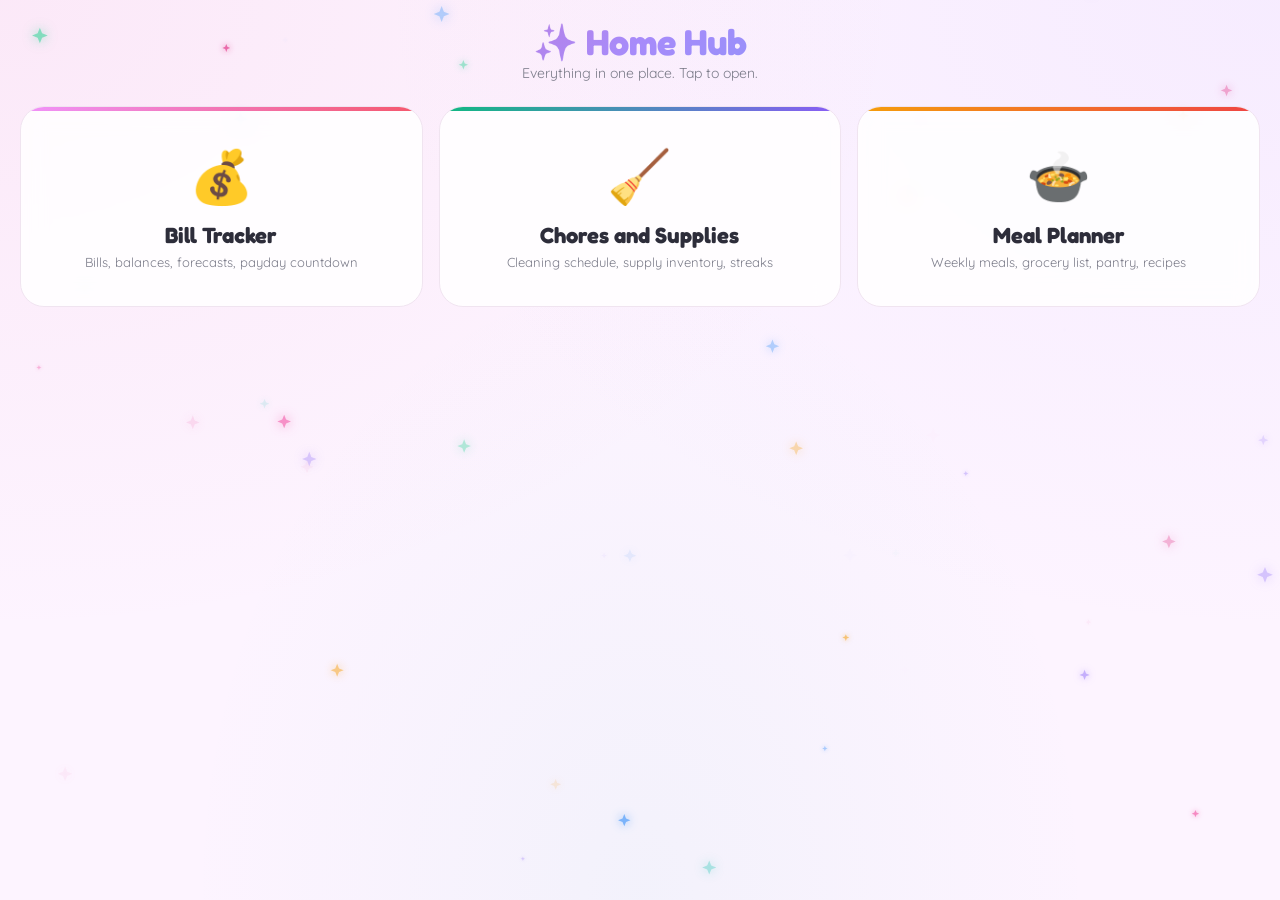
<file: index.html>
<!DOCTYPE html>
<html lang="en">
<head>
  <meta charset="UTF-8">
  <meta name="viewport" content="width=device-width, initial-scale=1.0">
  <title>Home Hub</title>
  <link href="https://fonts.googleapis.com/css2?family=Quicksand:wght@400;600;700;800&family=Fredoka:wght@400;600;700&display=swap" rel="stylesheet">
  <link rel="stylesheet" href="style.css">
  <style>
    body { font-family: 'Quicksand', -apple-system, sans-serif; }
    h1 { font-family: 'Fredoka', sans-serif; font-size: 36px; }
    .hub-card .hub-title { font-family: 'Fredoka', sans-serif; }
    .hub-grid { display: grid; grid-template-columns: repeat(auto-fit, minmax(280px, 1fr)); gap: 16px; margin-top: 24px; }
    .hub-card {
      background: rgba(255,255,255,0.85); backdrop-filter: blur(12px);
      border: 1px solid var(--border); border-radius: 24px;
      padding: 36px 24px; text-align: center; cursor: pointer; transition: all 0.3s;
      text-decoration: none; color: var(--text); position: relative; overflow: hidden;
    }
    .hub-card::before { content: ''; position: absolute; top: 0; left: 0; right: 0; height: 4px; }
    .hub-card:nth-child(1)::before { background: var(--gradient-pink); }
    .hub-card:nth-child(2)::before { background: linear-gradient(135deg, #10b981, #8b5cf6); }
    .hub-card:nth-child(3)::before { background: linear-gradient(135deg, #f59e0b, #ef4444); }
    .hub-card:hover { transform: translateY(-6px) scale(1.02); box-shadow: 0 20px 50px rgba(232,99,165,0.15); }
    .hub-card .hub-emoji { font-size: 52px; margin-bottom: 14px; }
    .hub-card .hub-title { font-size: 22px; font-weight: 700; margin-bottom: 6px; }
    .hub-card .hub-desc { font-size: 13px; color: var(--text-secondary); font-family: 'Quicksand', sans-serif; }
    @media (prefers-color-scheme: dark) { .hub-card { background: rgba(42, 31, 58, 0.85); } }
  </style>
</head>
<body>
  <div style="text-align:center;margin-bottom:8px;position:relative;z-index:1">
    <h1>&#x2728; Home Hub</h1>
    <p class="subtitle" style="font-family:'Quicksand',sans-serif;font-size:14px">Everything in one place. Tap to open.</p>
  </div>

  <div class="hub-grid" style="position:relative;z-index:1">
    <a href="bills.html" class="hub-card">
      <div class="hub-emoji">&#x1F4B0;</div>
      <div class="hub-title">Bill Tracker</div>
      <div class="hub-desc">Bills, balances, forecasts, payday countdown</div>
    </a>
    <a href="chores.html" class="hub-card">
      <div class="hub-emoji">&#x1F9F9;</div>
      <div class="hub-title">Chores and Supplies</div>
      <div class="hub-desc">Cleaning schedule, supply inventory, streaks</div>
    </a>
    <a href="meals.html" class="hub-card">
      <div class="hub-emoji">&#x1F372;</div>
      <div class="hub-title">Meal Planner</div>
      <div class="hub-desc">Weekly meals, grocery list, pantry, recipes</div>
    </a>
  </div>

  <script src="sparkles.js"></script>
</body>
</html>
</file>
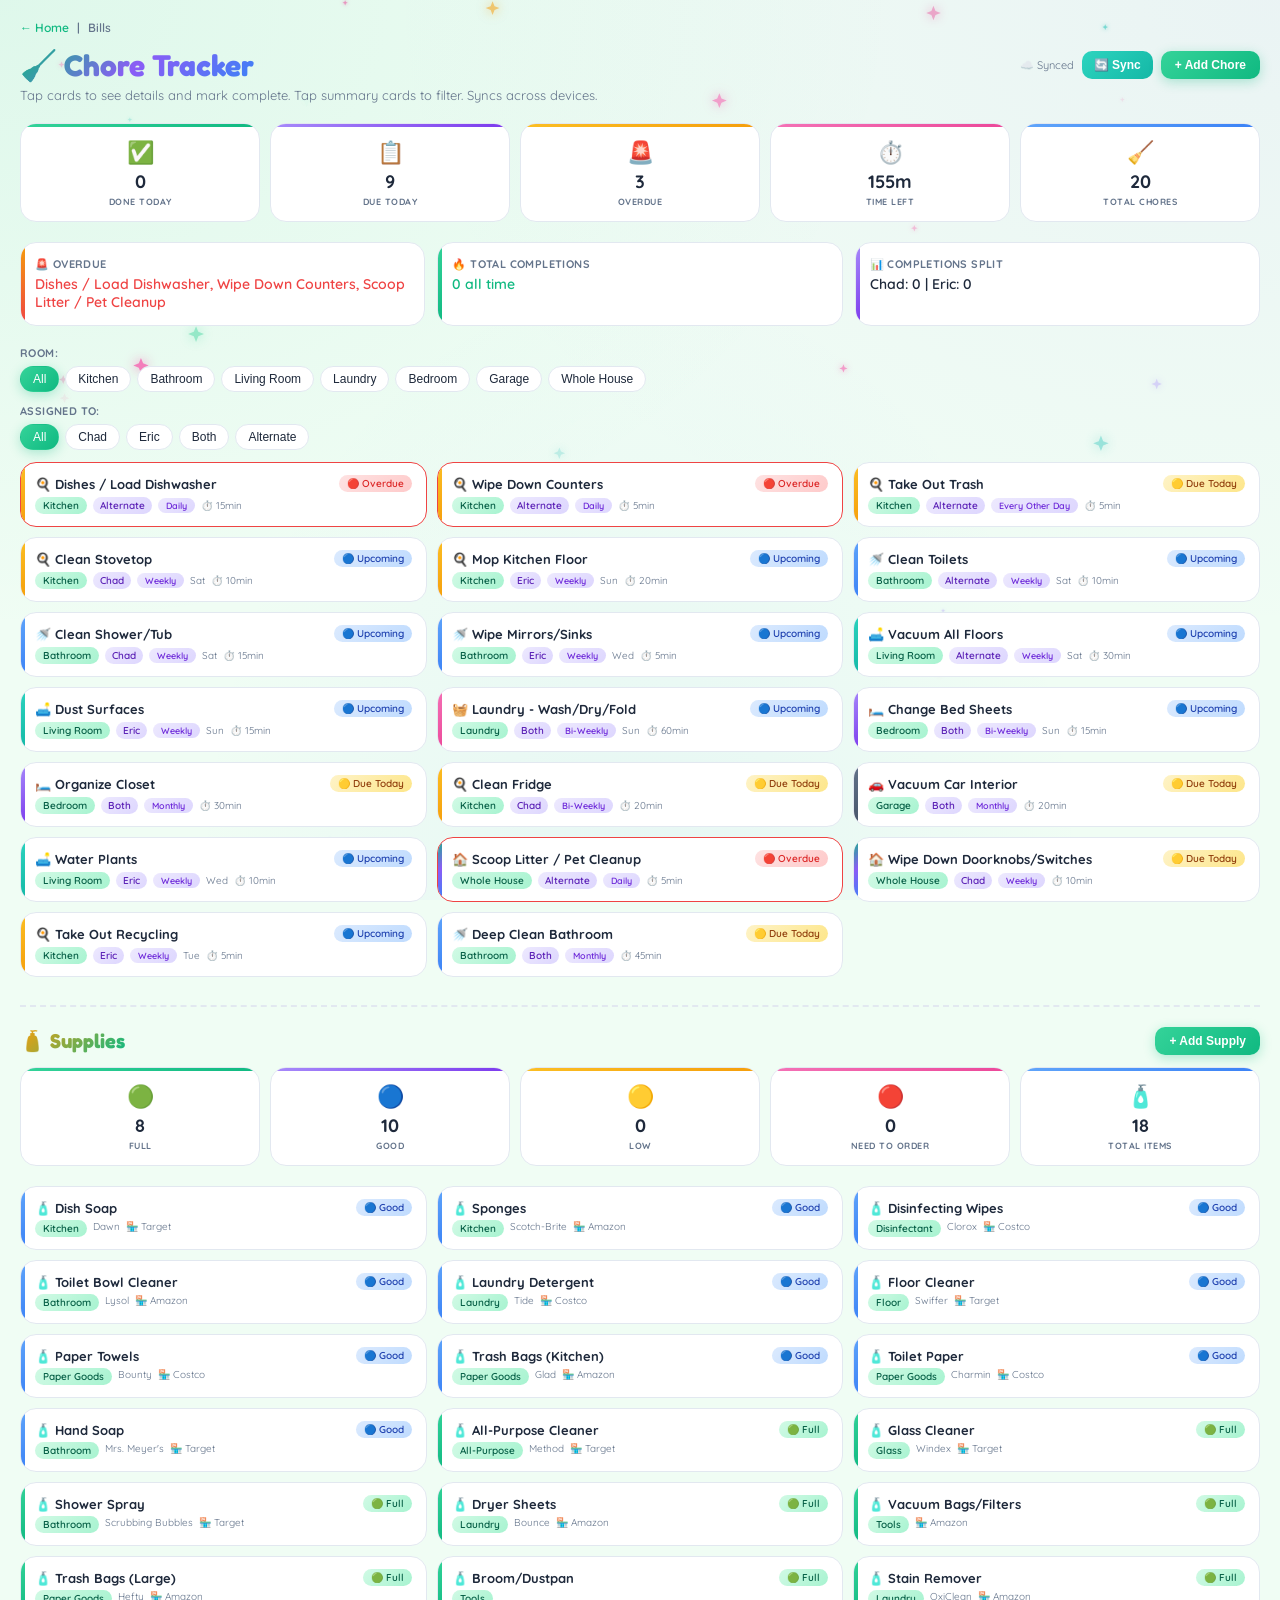
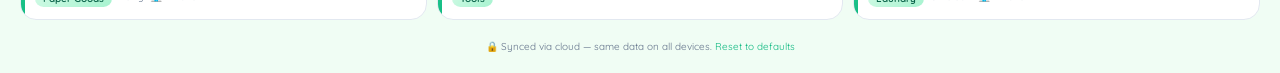
<file: chores.html>
<!DOCTYPE html>
<html lang="en">
<head>
  <meta charset="UTF-8">
  <meta name="viewport" content="width=device-width, initial-scale=1.0">
  <title>Chore Tracker</title>
  <link href="https://fonts.googleapis.com/css2?family=Quicksand:wght@400;600;700;800&family=Fredoka:wght@400;600;700&display=swap" rel="stylesheet">
  <link rel="stylesheet" href="chores-style.css">
</head>
<body>
  <nav style="margin-bottom:12px;display:flex;gap:8px;font-size:12px;font-weight:600">
    <a href="index.html" style="color:#10b981;text-decoration:none">&#x2190; Home</a>
    <span style="color:#64748b">|</span>
    <a href="bills.html" style="color:#64748b;text-decoration:none">Bills</a>
  </nav>
  <div class="header-row">
    <h1>&#x1F9F9; Chore Tracker</h1>
    <div class="header-actions">
      <span id="syncStatus"></span>
      <button class="sync-btn" id="syncBtn">&#x1F504; Sync</button>
      <button class="add-btn" id="addChoreBtn">+ Add Chore</button>
    </div>
  </div>
  <p class="subtitle">Tap cards to see details and mark complete. Tap summary cards to filter. Syncs across devices.</p>

  <!-- Chores Section -->
  <div id="summary" class="summary-row"></div>
  <div id="insightsPanel" class="insights-panel"></div>
  <div id="filters"></div>
  <div id="choreCards" class="chore-grid"></div>

  <!-- Supplies Section -->
  <div style="margin-top:28px;padding-top:20px;border-top:2px dashed var(--border)">
    <div class="header-row" style="margin-bottom:12px">
      <h2 style="font-size:20px;font-weight:700;font-family:'Fredoka',sans-serif;background:linear-gradient(135deg,#f59e0b,#10b981);-webkit-background-clip:text;-webkit-text-fill-color:transparent">&#x1F9F4; Supplies</h2>
      <button class="add-btn" id="addSupplyBtn">+ Add Supply</button>
    </div>
    <div id="suppliesSummary" class="summary-row"></div>
    <div id="supplyCards" class="chore-grid"></div>
  </div>

  <p class="footer-note">
    &#x1F512; Synced via cloud &mdash; same data on all devices. <a href="#" id="resetLink">Reset to defaults</a>
  </p>

  <!-- Edit Modal -->
  <div id="modalOverlay" class="modal-overlay">
    <div class="modal">
      <h2 id="modalTitle">Edit Chore</h2>
      <div class="modal-grid">
        <div class="span-2">
          <label for="editName">Chore Name</label>
          <input id="editName" type="text" placeholder="e.g. Vacuum living room">
        </div>
        <div>
          <label for="editRoom">Room / Area</label>
          <select id="editRoom">
            <option>Kitchen</option><option>Bathroom</option><option>Bedroom</option>
            <option>Living Room</option><option>Laundry</option><option>Outdoor</option>
            <option>Garage</option><option>Office</option><option>Whole House</option>
          </select>
        </div>
        <div>
          <label for="editAssignee">Assigned To</label>
          <select id="editAssignee">
            <option value="Chad">Chad</option>
            <option value="Eric">Eric</option>
            <option value="Both">Both</option>
            <option value="Alternate">Alternate</option>
          </select>
        </div>
        <div>
          <label for="editFrequency">Frequency</label>
          <select id="editFrequency">
            <option value="daily">Daily</option>
            <option value="every-other-day">Every Other Day</option>
            <option value="weekly">Weekly</option>
            <option value="biweekly">Bi-Weekly</option>
            <option value="monthly">Monthly</option>
            <option value="quarterly">Quarterly</option>
            <option value="as-needed">As Needed</option>
          </select>
        </div>
        <div>
          <label for="editDay">Preferred Day</label>
          <select id="editDay">
            <option value="">Any</option>
            <option value="Mon">Monday</option><option value="Tue">Tuesday</option>
            <option value="Wed">Wednesday</option><option value="Thu">Thursday</option>
            <option value="Fri">Friday</option><option value="Sat">Saturday</option>
            <option value="Sun">Sunday</option>
          </select>
        </div>
        <div>
          <label for="editPriority">Priority</label>
          <select id="editPriority">
            <option value="low">Low</option>
            <option value="medium">Medium</option>
            <option value="high">High</option>
          </select>
        </div>
        <div>
          <label for="editDuration">Est. Duration (min)</label>
          <input id="editDuration" type="number" min="1" placeholder="15">
        </div>
        <div class="span-2">
          <label for="editNotes">Notes / Instructions</label>
          <input id="editNotes" type="text" placeholder="Any details...">
        </div>
      </div>
      <div class="modal-actions">
        <button class="btn-cancel" id="modalCancelBtn">Cancel</button>
        <button class="btn-save" id="modalSaveBtn">Save</button>
      </div>
    </div>
  </div>

  <!-- Supply Modal -->
  <div id="supplyModalOverlay" class="modal-overlay">
    <div class="modal">
      <h2 id="supplyModalTitle">Edit Supply</h2>
      <div class="modal-grid">
        <div class="span-2">
          <label for="editSupplyName">Product Name</label>
          <input id="editSupplyName" type="text" placeholder="e.g. Dish Soap">
        </div>
        <div>
          <label for="editSupplyCategory">Category</label>
          <select id="editSupplyCategory">
            <option>All-Purpose</option><option>Kitchen</option><option>Bathroom</option>
            <option>Laundry</option><option>Floor</option><option>Glass</option>
            <option>Disinfectant</option><option>Tools</option><option>Paper Goods</option><option>Other</option>
          </select>
        </div>
        <div>
          <label for="editSupplyStatus">Stock Level</label>
          <select id="editSupplyStatus">
            <option value="full">Full</option>
            <option value="good">Good</option>
            <option value="low">Low</option>
            <option value="out">Out / Need to Order</option>
          </select>
        </div>
        <div>
          <label for="editSupplyBrand">Brand</label>
          <input id="editSupplyBrand" type="text" placeholder="e.g. Mrs. Meyer's">
        </div>
        <div>
          <label for="editSupplyStore">Where to Buy</label>
          <input id="editSupplyStore" type="text" placeholder="e.g. Amazon, Target">
        </div>
        <div class="span-2">
          <label for="editSupplyUrl">Order Link</label>
          <input id="editSupplyUrl" type="url" placeholder="https://...">
        </div>
        <div class="span-2">
          <label for="editSupplyNotes">Notes</label>
          <input id="editSupplyNotes" type="text" placeholder="Scent preference, size, etc.">
        </div>
      </div>
      <div class="modal-actions">
        <button class="btn-cancel" id="supplyModalCancelBtn">Cancel</button>
        <button class="btn-save" id="supplyModalSaveBtn">Save</button>
      </div>
    </div>
  </div>

  <script src="sparkles.js"></script>
  <script src="chores-app.js"></script>
</body>
</html>
</file>
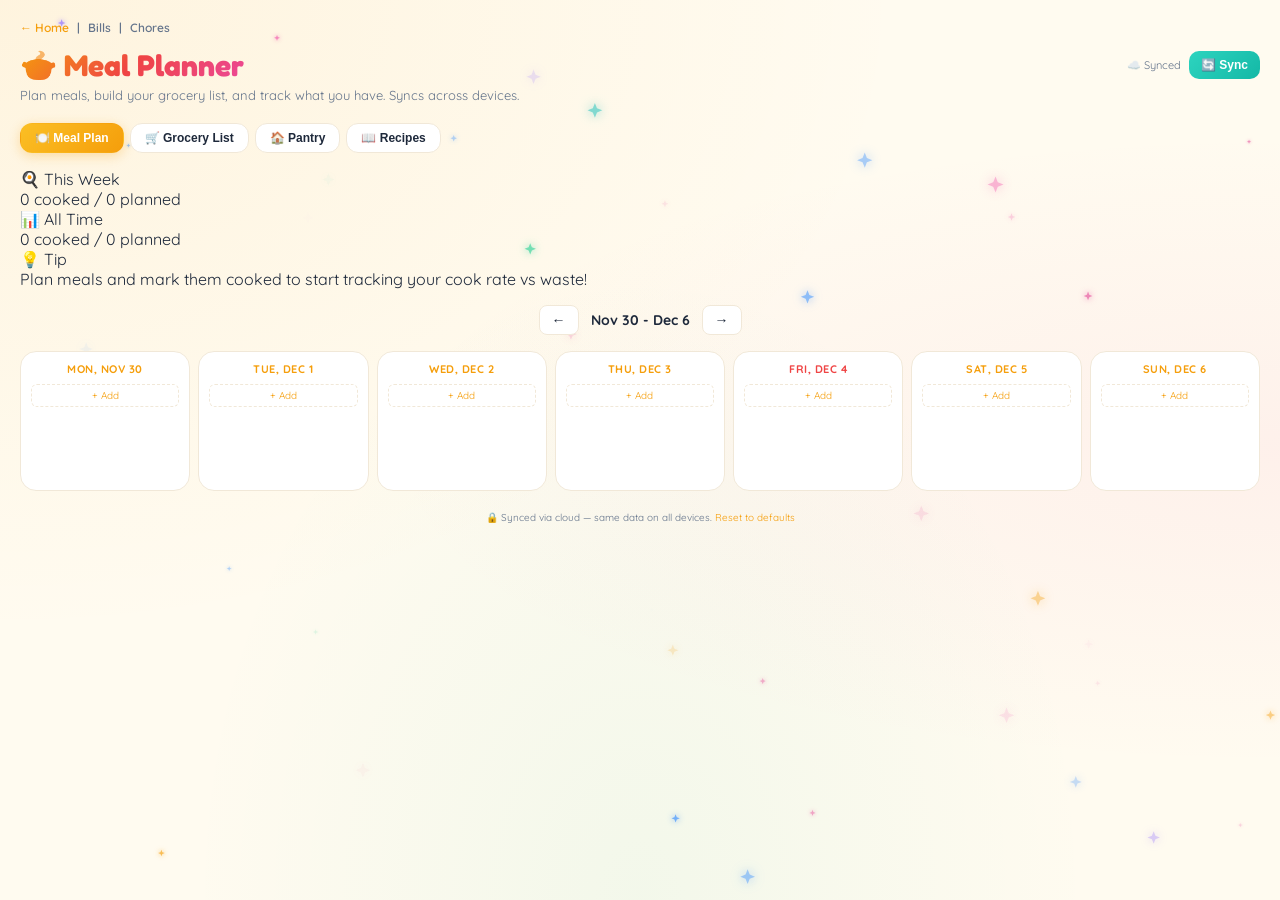
<file: meals.html>
<!DOCTYPE html>
<html lang="en">
<head>
  <meta charset="UTF-8">
  <meta name="viewport" content="width=device-width, initial-scale=1.0">
  <title>Meal Planner and Groceries</title>
  <link href="https://fonts.googleapis.com/css2?family=Quicksand:wght@400;600;700;800&family=Fredoka:wght@400;600;700&display=swap" rel="stylesheet">
  <link rel="stylesheet" href="meals-style.css">
</head>
<body>
  <nav style="margin-bottom:12px;display:flex;gap:8px;font-size:12px;font-weight:600">
    <a href="index.html" style="color:#f59e0b;text-decoration:none">&#x2190; Home</a>
    <span style="color:#64748b">|</span>
    <a href="bills.html" style="color:#64748b;text-decoration:none">Bills</a>
    <span style="color:#64748b">|</span>
    <a href="chores.html" style="color:#64748b;text-decoration:none">Chores</a>
  </nav>

  <div class="header-row">
    <h1>&#x1F372; Meal Planner</h1>
    <div class="header-actions">
      <span id="syncStatus"></span>
      <button class="sync-btn" id="syncBtn">&#x1F504; Sync</button>
    </div>
  </div>
  <p class="subtitle">Plan meals, build your grocery list, and track what you have. Syncs across devices.</p>

  <!-- Tabs -->
  <div class="tab-row" id="tabRow">
    <button class="tab-btn active" data-tab="meals">&#x1F37D;&#xFE0F; Meal Plan</button>
    <button class="tab-btn" data-tab="groceries">&#x1F6D2; Grocery List</button>
    <button class="tab-btn" data-tab="pantry">&#x1F3E0; Pantry</button>
    <button class="tab-btn" data-tab="recipes">&#x1F4D6; Recipes</button>
  </div>

  <!-- Meal Plan Tab -->
  <div id="mealsTab" class="tab-content active">
    <div id="mealStats"></div>
    <div id="mealWeekNav" class="week-nav"></div>
    <div id="mealGrid" class="meal-grid"></div>
    <div id="mealModal" class="modal-overlay">
      <div class="modal">
        <h2 id="mealModalTitle">Add Meal</h2>
        <div class="modal-grid">
          <div class="span-2">
            <label for="editMealName">Meal Name</label>
            <input id="editMealName" type="text" placeholder="e.g. Chicken Stir Fry">
          </div>
          <div>
            <label for="editMealType">Meal Type</label>
            <select id="editMealType">
              <option value="breakfast">Breakfast</option>
              <option value="lunch">Lunch</option>
              <option value="dinner">Dinner</option>
              <option value="snack">Snack</option>
            </select>
          </div>
          <div>
            <label for="editMealCook">Who's Cooking</label>
            <select id="editMealCook">
              <option value="Chad">Chad</option>
              <option value="Eric">Eric</option>
              <option value="Both">Both</option>
              <option value="Takeout">Takeout</option>
            </select>
          </div>
          <div class="span-2">
            <label for="editMealIngredients">Ingredients (one per line)</label>
            <textarea id="editMealIngredients" rows="4" placeholder="2 chicken breasts&#10;1 cup rice&#10;2 tbsp soy sauce" style="width:100%;padding:8px 10px;border:1.5px solid var(--border);border-radius:8px;font-size:13px;background:var(--bg);color:var(--text);resize:vertical;font-family:inherit"></textarea>
          </div>
          <div class="span-2">
            <label for="editMealInstructions">Instructions (one step per line)</label>
            <textarea id="editMealInstructions" rows="4" placeholder="1. Cut chicken&#10;2. Heat pan&#10;3. Cook 5 min" style="width:100%;padding:8px 10px;border:1.5px solid var(--border);border-radius:8px;font-size:13px;background:var(--bg);color:var(--text);resize:vertical;font-family:inherit"></textarea>
          </div>
          <div class="span-2">
            <label for="editMealNotes">Notes</label>
            <input id="editMealNotes" type="text" placeholder="Any extra info...">
          </div>
        </div>
        <div class="modal-actions" style="flex-wrap:wrap">
          <button class="btn-delete" id="mealDeleteBtn" style="display:none">&#x1F5D1;&#xFE0F; Delete</button>
          <button class="btn-save" id="mealMoveBtn" style="display:none;background:linear-gradient(135deg,#60a5fa,#3b82f6);font-size:11px;padding:6px 12px">&#x1F4C5; Move Date</button>
          <button class="btn-save" id="mealSaveRecipeBtn" style="display:none;background:linear-gradient(135deg,#a78bfa,#7c3aed);font-size:11px;padding:6px 12px">&#x1F4D6; Save as Recipe</button>
          <button class="btn-save" id="mealCookedBtn" style="display:none;background:linear-gradient(135deg,#34d399,#10b981);font-size:11px;padding:6px 12px">&#x2705; Mark Cooked</button>
          <div style="flex:1"></div>
          <button class="btn-cancel" id="mealModalCancelBtn">Cancel</button>
          <button class="btn-save" id="mealModalSaveBtn">Save</button>
        </div>
      </div>
    </div>
  </div>

  <!-- Grocery List Tab -->
  <div id="groceriesTab" class="tab-content">
    <div class="header-row" style="margin-bottom:12px">
      <h3 style="font-size:16px;font-weight:700">&#x1F6D2; Shopping List</h3>
      <div class="header-actions">
        <button class="add-btn" id="addGroceryBtn">+ Add Item</button>
        <button class="clear-btn" id="clearCheckedBtn">Clear Checked</button>
      </div>
    </div>
    <div id="grocerySummary" class="summary-row"></div>
    <div id="groceryList" class="grocery-list"></div>
    <div id="groceryModal" class="modal-overlay">
      <div class="modal">
        <h2 id="groceryModalTitle">Add Grocery Item</h2>
        <div class="modal-grid">
          <div class="span-2">
            <label for="editGroceryName">Item Name</label>
            <input id="editGroceryName" type="text" placeholder="e.g. Chicken breast">
          </div>
          <div>
            <label for="editGroceryQty">Quantity</label>
            <input id="editGroceryQty" type="text" placeholder="e.g. 2 lbs">
          </div>
          <div>
            <label for="editGroceryAisle">Category</label>
            <select id="editGroceryAisle">
              <option>Produce</option><option>Meat</option><option>Dairy</option>
              <option>Frozen</option><option>Pantry</option><option>Bakery</option>
              <option>Beverages</option><option>Snacks</option><option>Condiments</option>
              <option>Household</option><option>Other</option>
            </select>
          </div>
          <div class="span-2">
            <label for="editGroceryNotes">Notes</label>
            <input id="editGroceryNotes" type="text" placeholder="Brand preference, etc.">
          </div>
        </div>
        <div class="modal-actions">
          <button class="btn-cancel" id="groceryModalCancelBtn">Cancel</button>
          <button class="btn-save" id="groceryModalSaveBtn">Save</button>
        </div>
      </div>
    </div>
  </div>

  <!-- Pantry Tab -->
  <div id="pantryTab" class="tab-content">
    <div class="header-row" style="margin-bottom:12px">
      <h3 style="font-size:16px;font-weight:700">&#x1F3E0; What We Have</h3>
      <button class="add-btn" id="addPantryBtn">+ Add Item</button>
    </div>
    <div id="pantryList" class="chore-grid"></div>
    <div id="pantryModal" class="modal-overlay">
      <div class="modal">
        <h2 id="pantryModalTitle">Add Pantry Item</h2>
        <div class="modal-grid">
          <div class="span-2">
            <label for="editPantryName">Item Name</label>
            <input id="editPantryName" type="text" placeholder="e.g. Rice">
          </div>
          <div>
            <label for="editPantryCategory">Category</label>
            <select id="editPantryCategory">
              <option>Fridge</option><option>Freezer</option><option>Pantry</option>
              <option>Spices</option><option>Canned</option><option>Snacks</option><option>Other</option>
            </select>
          </div>
          <div>
            <label for="editPantryStatus">Status</label>
            <select id="editPantryStatus">
              <option value="full">Full</option>
              <option value="good">Have Some</option>
              <option value="low">Running Low</option>
              <option value="out">Out</option>
            </select>
          </div>
          <div class="span-2">
            <label for="editPantryNotes">Notes</label>
            <input id="editPantryNotes" type="text" placeholder="Expiration, brand, etc.">
          </div>
        </div>
        <div class="modal-actions">
          <button class="btn-cancel" id="pantryModalCancelBtn">Cancel</button>
          <button class="btn-save" id="pantryModalSaveBtn">Save</button>
        </div>
      </div>
    </div>
  </div>

  <!-- Recipes Tab -->
  <div id="recipesTab" class="tab-content">
    <div class="header-row" style="margin-bottom:12px">
      <h3 style="font-size:16px;font-weight:700">&#x1F4D6; Saved Recipes</h3>
      <button class="add-btn" id="addRecipeBtn">+ Add Recipe</button>
    </div>
    <div id="recipeCards" class="chore-grid"></div>
    <div id="recipeModal" class="modal-overlay">
      <div class="modal">
        <h2 id="recipeModalTitle">Add Recipe</h2>
        <div class="modal-grid">
          <div class="span-2">
            <label for="editRecipeName">Recipe Name</label>
            <input id="editRecipeName" type="text" placeholder="e.g. Garlic Butter Shrimp">
          </div>
          <div>
            <label for="editRecipeCategory">Category</label>
            <select id="editRecipeCategory">
              <option>Quick/Easy</option><option>Meal Prep</option><option>Comfort Food</option>
              <option>Healthy</option><option>Date Night</option><option>Crockpot</option><option>Other</option>
            </select>
          </div>
          <div>
            <label for="editRecipeTime">Prep Time (min)</label>
            <input id="editRecipeTime" type="number" placeholder="30">
          </div>
          <div class="span-2">
            <label for="editRecipeIngredients">Ingredients (one per line)</label>
            <textarea id="editRecipeIngredients" rows="4" placeholder="2 chicken breasts&#10;1 cup rice&#10;2 tbsp soy sauce" style="width:100%;padding:8px 10px;border:1.5px solid var(--border);border-radius:8px;font-size:13px;background:var(--bg);color:var(--text);resize:vertical;font-family:inherit"></textarea>
          </div>
          <div class="span-2">
            <label for="editRecipeInstructions">Instructions (one step per line)</label>
            <textarea id="editRecipeInstructions" rows="4" placeholder="1. Heat pan&#10;2. Add ingredients&#10;3. Cook 10 min" style="width:100%;padding:8px 10px;border:1.5px solid var(--border);border-radius:8px;font-size:13px;background:var(--bg);color:var(--text);resize:vertical;font-family:inherit"></textarea>
          </div>
          <div class="span-2">
            <label for="editRecipeUrl">Recipe URL</label>
            <input id="editRecipeUrl" type="url" placeholder="https://...">
          </div>
          <div class="span-2">
            <label for="editRecipeNotes">Notes</label>
            <input id="editRecipeNotes" type="text" placeholder="Tips, substitutions...">
          </div>
        </div>
        <div class="modal-actions">
          <button class="btn-cancel" id="recipeModalCancelBtn">Cancel</button>
          <button class="btn-save" id="recipeModalSaveBtn">Save</button>
        </div>
      </div>
    </div>
  </div>

  <p class="footer-note">
    &#x1F512; Synced via cloud &mdash; same data on all devices. <a href="#" id="resetLink">Reset to defaults</a>
  </p>

  <script src="sparkles.js"></script>
  <script src="meals-app.js"></script>
</body>
</html>
</file>
<file: style.css>
:root {
  --bg: #fdf4ff;
  --card-bg: #ffffff;
  --text: #2d2d3a;
  --text-secondary: #7c7c8a;
  --border: #f0e4f0;
  --accent: #e863a5;
  --accent-light: #fce4f0;
  --green: #10b981;
  --orange: #f59e0b;
  --red: #ef4444;
  --purple: #a78bfa;
  --blue: #60a5fa;
  --teal: #4ecdc4;
  --radius: 16px;
  --gradient-pink: linear-gradient(135deg, #f093fb 0%, #f5576c 100%);
  --gradient-purple: linear-gradient(135deg, #a78bfa 0%, #6366f1 100%);
  --gradient-teal: linear-gradient(135deg, #4ecdc4 0%, #44b09e 100%);
  --gradient-warm: linear-gradient(135deg, #f6d365 0%, #fda085 100%);
  --gradient-cool: linear-gradient(135deg, #a1c4fd 0%, #c2e9fb 100%);
  --gradient-main: linear-gradient(135deg, #e863a5, #a78bfa, #60a5fa);
  --gradient-green: linear-gradient(135deg, #34d399, #10b981);
}
@media (prefers-color-scheme: dark) {
  :root {
    --bg: #1a1025; --card-bg: #2a1f3a; --text: #f5f0fa;
    --text-secondary: #a89bb8; --border: #3d2d52; --accent-light: #3d1f35;
  }
}
* { margin: 0; padding: 0; box-sizing: border-box; }
body {
  font-family: 'Quicksand', -apple-system, BlinkMacSystemFont, 'SF Pro Rounded', sans-serif;
  background: var(--bg);
  background-image:
    radial-gradient(ellipse at 0% 0%, rgba(232,99,165,0.08) 0%, transparent 50%),
    radial-gradient(ellipse at 100% 0%, rgba(167,139,250,0.08) 0%, transparent 50%),
    radial-gradient(ellipse at 50% 100%, rgba(78,205,196,0.06) 0%, transparent 50%);
  background-attachment: fixed;
  color: var(--text); padding: 20px; max-width: 1400px; margin: 0 auto; min-height: 100vh;
}
h1 { font-size: 30px; font-weight: 800; font-family: 'Fredoka', sans-serif; background: var(--gradient-main); -webkit-background-clip: text; -webkit-text-fill-color: transparent; background-clip: text; }
.subtitle { color: var(--text-secondary); font-size: 13px; margin-bottom: 20px; }
.header-row { display: flex; align-items: center; justify-content: space-between; margin-bottom: 4px; flex-wrap: wrap; gap: 8px; }
.header-actions { display: flex; align-items: center; gap: 8px; }
#syncStatus { font-size: 11px; color: var(--text-secondary); }

/* Summary */
.summary-row { display: grid; grid-template-columns: repeat(auto-fit, minmax(130px, 1fr)); gap: 10px; margin-bottom: 20px; }
.stat-card {
  background: var(--card-bg); border: 1px solid var(--border); border-radius: var(--radius);
  padding: 14px 10px; text-align: center; cursor: pointer;
  transition: transform 0.25s, box-shadow 0.25s; position: relative; overflow: hidden;
}
.stat-card::before { content: ''; position: absolute; top: 0; left: 0; right: 0; height: 3px; background: var(--gradient-main); }
.stat-card:nth-child(1)::before { background: var(--gradient-green); }
.stat-card:nth-child(2)::before { background: var(--gradient-purple); }
.stat-card:nth-child(3)::before { background: var(--gradient-warm); }
.stat-card:nth-child(4)::before { background: var(--gradient-pink); }
.stat-card:nth-child(5)::before { background: var(--gradient-cool); }
.stat-card:nth-child(6)::before { background: linear-gradient(90deg, var(--red), var(--orange)); }
.stat-card:nth-child(7)::before { background: var(--gradient-teal); }
.stat-card:hover { transform: translateY(-2px); box-shadow: 0 8px 20px rgba(232,99,165,0.12); }
.stat-card-active { border-color: var(--accent); box-shadow: 0 6px 18px rgba(232,99,165,0.18); background: var(--accent-light); }
.stat-card .emoji { font-size: 22px; margin-bottom: 4px; }
.stat-card .value { font-size: 18px; font-weight: 800; }
.stat-card .label { font-size: 9px; color: var(--text-secondary); margin-top: 3px; text-transform: uppercase; letter-spacing: 0.5px; font-weight: 700; }

/* Insights */
.insights-panel { display: grid; grid-template-columns: repeat(auto-fit, minmax(280px, 1fr)); gap: 12px; margin-bottom: 20px; }
.insight-card {
  background: var(--card-bg); border: 1px solid var(--border); border-radius: var(--radius);
  padding: 16px; position: relative; overflow: hidden;
}
.insight-card::before { content: ''; position: absolute; top: 0; left: 0; bottom: 0; width: 4px; }
.insight-card.insight-warn::before { background: linear-gradient(180deg, var(--orange), var(--red)); }
.insight-card.insight-good::before { background: var(--gradient-green); }
.insight-card.insight-info::before { background: var(--gradient-purple); }
.insight-title { font-size: 12px; font-weight: 700; text-transform: uppercase; letter-spacing: 0.4px; color: var(--text-secondary); margin-bottom: 6px; }
.insight-value { font-size: 15px; font-weight: 600; }
.insight-value.warn { color: var(--red); }
.insight-value.good { color: var(--green); }

/* Charts */
.charts-section { display: grid; grid-template-columns: repeat(auto-fit, minmax(300px, 1fr)); gap: 12px; margin-bottom: 20px; }
.chart-card {
  background: var(--card-bg); border: 1px solid var(--border); border-radius: var(--radius); padding: 16px;
}
.chart-card h3 { font-size: 14px; font-weight: 700; margin-bottom: 12px; color: var(--text); }

/* Filters */
.filter-section { margin-bottom: 6px; font-size: 11px; color: var(--text-secondary); font-weight: 700; text-transform: uppercase; letter-spacing: 0.4px; }
.filters { display: flex; gap: 6px; flex-wrap: wrap; margin-bottom: 12px; }
.filter-btn {
  background: var(--card-bg); border: 1.5px solid var(--border); border-radius: 18px;
  padding: 5px 12px; font-size: 12px; cursor: pointer; color: var(--text); font-weight: 500; transition: all 0.2s;
}
.filter-btn:hover { border-color: var(--accent); background: var(--accent-light); }
.filter-btn.active { background: var(--gradient-pink); color: #fff; border-color: transparent; box-shadow: 0 3px 12px rgba(232,99,165,0.3); }

/* Bill Grid */
.bill-grid { display: grid; grid-template-columns: repeat(3, 1fr); gap: 10px; }
@media (max-width: 900px) { .bill-grid { grid-template-columns: repeat(2, 1fr); } }
@media (max-width: 560px) { .bill-grid { grid-template-columns: 1fr; } }

/* Bill Cards */
.bill-card {
  background: var(--card-bg); border: 1px solid var(--border); border-radius: var(--radius);
  padding: 12px 14px; cursor: pointer; transition: all 0.25s; position: relative; overflow: hidden;
}
.bill-card::before { content: ''; position: absolute; top: 0; left: 0; bottom: 0; width: 4px; border-radius: var(--radius) 0 0 var(--radius); }
.bill-card.cat-housing::before { background: var(--gradient-teal); }
.bill-card.cat-transport::before { background: var(--gradient-cool); }
.bill-card.cat-subscriptions::before { background: var(--gradient-purple); }
.bill-card.cat-financing::before { background: var(--gradient-warm); }
.bill-card.cat-pet::before { background: var(--gradient-pink); }
.bill-card.cat-essentials::before { background: linear-gradient(180deg, #4ecdc4, #60a5fa); }
.bill-card.cat-savings::before { background: linear-gradient(180deg, #a78bfa, #6366f1); }
.bill-card:hover { transform: translateY(-2px); box-shadow: 0 6px 20px rgba(0,0,0,0.06); border-color: var(--accent); }
.bill-card.expanded { box-shadow: 0 10px 30px rgba(232,99,165,0.1); border-color: var(--accent); }

/* Overdue pulse */
.bill-card.bill-overdue { border-color: var(--red); animation: overduePulse 2s infinite; }
@keyframes overduePulse { 0%,100% { box-shadow: 0 0 0 0 rgba(239,68,68,0.2); } 50% { box-shadow: 0 0 0 6px rgba(239,68,68,0); } }

/* Paid card */
.bill-card-paid { opacity: 0.65; border-color: var(--green); }
.bill-card-paid::before { background: var(--gradient-green) !important; }
.bill-card-paid .bill-amount { text-decoration: line-through; -webkit-text-fill-color: var(--text-secondary); background: none; }

.bill-header { display: flex; align-items: center; gap: 8px; flex-wrap: wrap; }
.bill-name { font-weight: 700; font-size: 13px; flex: 1; min-width: 100px; }
.bill-amount { font-weight: 800; font-size: 14px; background: var(--gradient-main); -webkit-background-clip: text; -webkit-text-fill-color: transparent; background-clip: text; }
.bill-meta { display: flex; align-items: center; gap: 6px; flex-wrap: wrap; margin-top: 5px; }
.bill-due { font-size: 11px; color: var(--text-secondary); }

/* Badges */
.badge { display: inline-flex; align-items: center; gap: 3px; padding: 2px 8px; border-radius: 10px; font-size: 10px; font-weight: 600; }
.badge-overdue { background: linear-gradient(135deg, #fee2e2, #fecaca); color: #dc2626; }
.badge-due-soon { background: linear-gradient(135deg, #fef3c7, #fde68a); color: #d97706; }
.badge-upcoming { background: linear-gradient(135deg, #d1fae5, #a7f3d0); color: #059669; }
.badge-no-date { background: var(--accent-light); color: var(--text-secondary); }
.badge-paid { background: linear-gradient(135deg, #d1fae5, #a7f3d0); color: #065f46; }
.badge-freq { background: linear-gradient(135deg, #ede9fe, #ddd6fe); color: #6d28d9; font-size: 9px; }
.badge-autopay { background: linear-gradient(135deg, #dbeafe, #bfdbfe); color: #1d4ed8; font-size: 9px; }
@media (prefers-color-scheme: dark) {
  .badge-overdue { background: #3d1f1f; color: #fca5a5; }
  .badge-due-soon { background: #3d2d1f; color: #fcd34d; }
  .badge-upcoming { background: #1f3d2d; color: #6ee7b7; }
  .badge-paid { background: #064e3b; color: #6ee7b7; }
  .badge-freq { background: #2e1065; color: #c4b5fd; }
  .badge-autopay { background: #1e3a5f; color: #93c5fd; }
}

.cat-badge { display: inline-flex; align-items: center; gap: 2px; padding: 2px 8px; border-radius: 10px; font-size: 10px; font-weight: 600; }
.cat-badge.housing { background: linear-gradient(135deg, #d1fae5, #a7f3d0); color: #065f46; }
.cat-badge.transport { background: linear-gradient(135deg, #dbeafe, #bfdbfe); color: #1e40af; }
.cat-badge.subscriptions { background: linear-gradient(135deg, #ede9fe, #ddd6fe); color: #5b21b6; }
.cat-badge.financing { background: linear-gradient(135deg, #fef3c7, #fde68a); color: #92400e; }
.cat-badge.pet { background: linear-gradient(135deg, #fce7f3, #fbcfe8); color: #9d174d; }
.cat-badge.essentials { background: linear-gradient(135deg, #ccfbf1, #99f6e4); color: #115e59; }
.cat-badge.savings { background: linear-gradient(135deg, #ede9fe, #c4b5fd); color: #4c1d95; }
.owner-badge { font-size: 10px; font-weight: 600; padding: 2px 7px; border-radius: 10px; background: linear-gradient(135deg, #ede9fe, #ddd6fe); color: #5b21b6; }

/* Expanded details */
.bill-details { display: none; margin-top: 12px; padding-top: 12px; border-top: 1px dashed var(--border); animation: slideDown 0.2s ease; }
.bill-card.expanded .bill-details { display: block; }
@keyframes slideDown { from { opacity: 0; transform: translateY(-4px); } to { opacity: 1; transform: translateY(0); } }
.detail-grid { display: grid; grid-template-columns: 1fr 1fr; gap: 8px; }
.detail-item { font-size: 12px; }
.detail-label { font-size: 9px; text-transform: uppercase; letter-spacing: 0.3px; color: var(--text-secondary); font-weight: 700; margin-bottom: 2px; }
.detail-value { font-weight: 600; word-break: break-all; }
.detail-value a { color: var(--accent); text-decoration: none; font-weight: 600; }
.detail-empty { color: var(--text-secondary); font-style: italic; font-weight: 400; }
.detail-actions { margin-top: 10px; display: flex; gap: 6px; flex-wrap: wrap; }
.detail-actions button, .detail-actions a {
  padding: 6px 12px; border-radius: 8px; font-size: 11px; font-weight: 700;
  cursor: pointer; border: none; transition: transform 0.2s; text-decoration: none; display: inline-flex; align-items: center; gap: 3px;
}
.detail-actions button:hover, .detail-actions a:hover { transform: scale(1.03); }
.btn-mark-paid { background: var(--gradient-green); color: #fff; box-shadow: 0 2px 8px rgba(16,185,129,0.25); }
.btn-unpaid { background: var(--bg); color: var(--text-secondary); border: 1px solid var(--border) !important; }
.btn-pay { background: var(--gradient-pink); color: #fff; box-shadow: 0 2px 8px rgba(232,99,165,0.25); }
.btn-history { background: var(--gradient-teal); color: #fff; box-shadow: 0 2px 8px rgba(78,205,196,0.25); }
.btn-edit { background: var(--gradient-purple); color: #fff; box-shadow: 0 2px 8px rgba(167,139,250,0.25); }
.btn-delete { background: var(--bg); color: var(--red); border: 1px solid var(--border) !important; }

/* History */
.history-section { margin-top: 10px; padding-top: 10px; border-top: 1px dashed var(--border); }
.history-bars { display: flex; align-items: flex-end; gap: 6px; height: 60px; margin-top: 6px; }
.history-bar-wrap { flex: 1; display: flex; flex-direction: column; align-items: center; height: 100%; justify-content: flex-end; }
.history-bar { width: 100%; max-width: 30px; background: var(--gradient-purple); border-radius: 4px 4px 0 0; min-height: 3px; }
.history-label { font-size: 9px; font-weight: 700; margin-top: 3px; }
.history-date { font-size: 8px; color: var(--text-secondary); }
.history-avg { font-size: 11px; margin-top: 6px; color: var(--text-secondary); font-weight: 600; }
.history-list { max-height: 180px; overflow-y: auto; }
.history-row { display: flex; justify-content: space-between; align-items: center; padding: 6px 0; border-bottom: 1px solid var(--border); font-size: 13px; }
.history-remove-btn { background: none; border: none; color: var(--red); cursor: pointer; font-size: 13px; }
.history-avg-big { margin-top: 10px; padding: 8px 12px; background: var(--gradient-cool); border-radius: 8px; font-size: 13px; }

/* Buttons */
.sync-btn { background: var(--gradient-teal); color: #fff; border: none; border-radius: 10px; padding: 7px 12px; font-size: 12px; cursor: pointer; font-weight: 600; }
.add-btn { background: var(--gradient-pink); color: #fff; border: none; border-radius: 10px; padding: 7px 14px; font-size: 12px; cursor: pointer; font-weight: 700; box-shadow: 0 3px 12px rgba(232,99,165,0.3); }

/* Modal */
.modal-overlay { display: none; position: fixed; inset: 0; background: rgba(0,0,0,0.5); backdrop-filter: blur(4px); z-index: 100; align-items: center; justify-content: center; }
.modal-overlay.active { display: flex; }
.modal {
  background: var(--card-bg); border-radius: 20px; padding: 24px; width: 90%; max-width: 480px;
  box-shadow: 0 20px 50px rgba(0,0,0,0.3); border: 1px solid var(--border); max-height: 90vh; overflow-y: auto; position: relative;
}
.modal::before { content: ''; position: absolute; top: 0; left: 0; right: 0; height: 3px; background: var(--gradient-main); border-radius: 20px 20px 0 0; }
.modal h2 { font-size: 18px; margin-bottom: 14px; background: var(--gradient-main); -webkit-background-clip: text; -webkit-text-fill-color: transparent; background-clip: text; }
.modal label { display: block; font-size: 10px; color: var(--text-secondary); margin-bottom: 3px; margin-top: 10px; font-weight: 700; text-transform: uppercase; letter-spacing: 0.3px; }
.modal input, .modal select {
  width: 100%; padding: 8px 10px; border: 1.5px solid var(--border); border-radius: 8px;
  font-size: 13px; background: var(--bg); color: var(--text); transition: border-color 0.2s;
}
.modal input:focus, .modal select:focus { outline: none; border-color: var(--accent); box-shadow: 0 0 0 2px rgba(232,99,165,0.1); }
.modal-grid { display: grid; grid-template-columns: 1fr 1fr; gap: 0 10px; }
.modal-grid .span-2 { grid-column: 1 / -1; }
.modal-divider { border: none; border-top: 1.5px dashed var(--border); margin: 14px 0; }
.modal-section-label { font-size: 11px; font-weight: 700; background: var(--gradient-main); -webkit-background-clip: text; -webkit-text-fill-color: transparent; background-clip: text; margin-bottom: 2px; }
.modal-actions { margin-top: 18px; display: flex; gap: 8px; justify-content: flex-end; }
.modal-actions button { padding: 8px 18px; border-radius: 8px; font-size: 13px; cursor: pointer; border: none; font-weight: 700; }
.btn-save { background: var(--gradient-pink); color: #fff; box-shadow: 0 3px 10px rgba(232,99,165,0.3); }
.btn-cancel { background: var(--bg); color: var(--text); border: 1.5px solid var(--border) !important; }

.footer-note { margin-top: 20px; font-size: 10px; color: var(--text-secondary); text-align: center; }
.footer-note a { color: var(--accent); text-decoration: none; }

@media (prefers-color-scheme: dark) {
  .history-avg-big { background: #1f2a3d; }
  .cat-badge.housing { background: #064e3b44; color: #6ee7b7; }
  .cat-badge.transport { background: #1e3a5f44; color: #93c5fd; }
  .cat-badge.subscriptions { background: #2e106544; color: #c4b5fd; }
  .cat-badge.financing { background: #78350f44; color: #fcd34d; }
  .cat-badge.pet { background: #83184644; color: #f9a8d4; }
  .cat-badge.essentials { background: #11595944; color: #5eead4; }
  .cat-badge.savings { background: #4c1d9544; color: #c4b5fd; }
  .owner-badge { background: #2e106544; color: #c4b5fd; }
}
</file>
<file: chores-style.css>
:root {
  --bg: #f0fdf4;
  --card-bg: #ffffff;
  --text: #1e293b;
  --text-secondary: #64748b;
  --border: #e2e8f0;
  --accent: #10b981;
  --accent-light: #d1fae5;
  --purple: #8b5cf6;
  --blue: #3b82f6;
  --pink: #ec4899;
  --orange: #f59e0b;
  --red: #ef4444;
  --teal: #14b8a6;
  --radius: 16px;
  --gradient-green: linear-gradient(135deg, #34d399, #10b981);
  --gradient-purple: linear-gradient(135deg, #a78bfa, #7c3aed);
  --gradient-blue: linear-gradient(135deg, #60a5fa, #3b82f6);
  --gradient-pink: linear-gradient(135deg, #f472b6, #ec4899);
  --gradient-warm: linear-gradient(135deg, #fbbf24, #f59e0b);
  --gradient-teal: linear-gradient(135deg, #2dd4bf, #14b8a6);
  --gradient-main: linear-gradient(135deg, #10b981, #8b5cf6, #3b82f6);
}
@media (prefers-color-scheme: dark) {
  :root {
    --bg: #0f1a14; --card-bg: #1a2e23; --text: #f0fdf4;
    --text-secondary: #94a3b8; --border: #334155; --accent-light: #064e3b;
  }
}
* { margin: 0; padding: 0; box-sizing: border-box; }
body {
  font-family: 'Quicksand', -apple-system, BlinkMacSystemFont, 'SF Pro Rounded', sans-serif;
  background: var(--bg);
  background-image:
    radial-gradient(ellipse at 0% 0%, rgba(16,185,129,0.08) 0%, transparent 50%),
    radial-gradient(ellipse at 100% 0%, rgba(139,92,246,0.06) 0%, transparent 50%),
    radial-gradient(ellipse at 50% 100%, rgba(59,130,246,0.05) 0%, transparent 50%);
  background-attachment: fixed;
  color: var(--text); padding: 20px; max-width: 1400px; margin: 0 auto; min-height: 100vh;
}
h1 { font-size: 30px; font-weight: 800; font-family: 'Fredoka', sans-serif; background: var(--gradient-main); -webkit-background-clip: text; -webkit-text-fill-color: transparent; background-clip: text; }
.subtitle { color: var(--text-secondary); font-size: 13px; margin-bottom: 20px; }
.header-row { display: flex; align-items: center; justify-content: space-between; margin-bottom: 4px; flex-wrap: wrap; gap: 8px; }
.header-actions { display: flex; align-items: center; gap: 8px; }
#syncStatus { font-size: 11px; color: var(--text-secondary); }

/* Summary */
.summary-row { display: grid; grid-template-columns: repeat(auto-fit, minmax(130px, 1fr)); gap: 10px; margin-bottom: 20px; }
.stat-card {
  background: var(--card-bg); border: 1px solid var(--border); border-radius: var(--radius);
  padding: 14px 10px; text-align: center; cursor: pointer;
  transition: transform 0.25s, box-shadow 0.25s; position: relative; overflow: hidden;
}
.stat-card::before { content: ''; position: absolute; top: 0; left: 0; right: 0; height: 3px; background: var(--gradient-main); }
.stat-card:nth-child(1)::before { background: var(--gradient-green); }
.stat-card:nth-child(2)::before { background: var(--gradient-purple); }
.stat-card:nth-child(3)::before { background: var(--gradient-warm); }
.stat-card:nth-child(4)::before { background: var(--gradient-pink); }
.stat-card:nth-child(5)::before { background: var(--gradient-blue); }
.stat-card:hover { transform: translateY(-2px); box-shadow: 0 8px 20px rgba(16,185,129,0.12); }
.stat-card-active { border-color: var(--accent); box-shadow: 0 6px 18px rgba(16,185,129,0.18); background: var(--accent-light); }
.stat-card .emoji { font-size: 22px; margin-bottom: 4px; }
.stat-card .value { font-size: 18px; font-weight: 800; }
.stat-card .label { font-size: 9px; color: var(--text-secondary); margin-top: 3px; text-transform: uppercase; letter-spacing: 0.5px; font-weight: 700; }

/* Insights */
.insights-panel { display: grid; grid-template-columns: repeat(auto-fit, minmax(260px, 1fr)); gap: 12px; margin-bottom: 20px; }
.insight-card { background: var(--card-bg); border: 1px solid var(--border); border-radius: var(--radius); padding: 14px; position: relative; overflow: hidden; }
.insight-card::before { content: ''; position: absolute; top: 0; left: 0; bottom: 0; width: 4px; }
.insight-card.insight-warn::before { background: linear-gradient(180deg, var(--orange), var(--red)); }
.insight-card.insight-good::before { background: var(--gradient-green); }
.insight-card.insight-info::before { background: var(--gradient-purple); }
.insight-title { font-size: 11px; font-weight: 700; text-transform: uppercase; letter-spacing: 0.4px; color: var(--text-secondary); margin-bottom: 4px; }
.insight-value { font-size: 14px; font-weight: 600; }
.insight-value.warn { color: var(--red); }
.insight-value.good { color: var(--accent); }

/* Filters */
.filter-section { margin-bottom: 6px; font-size: 11px; color: var(--text-secondary); font-weight: 700; text-transform: uppercase; letter-spacing: 0.4px; }
.filters { display: flex; gap: 6px; flex-wrap: wrap; margin-bottom: 12px; }
.filter-btn { background: var(--card-bg); border: 1.5px solid var(--border); border-radius: 18px; padding: 5px 12px; font-size: 12px; cursor: pointer; color: var(--text); font-weight: 500; transition: all 0.2s; }
.filter-btn:hover { border-color: var(--accent); background: var(--accent-light); }
.filter-btn.active { background: var(--gradient-green); color: #fff; border-color: transparent; box-shadow: 0 3px 12px rgba(16,185,129,0.3); }

/* Chore Grid */
.chore-grid { display: grid; grid-template-columns: repeat(3, 1fr); gap: 10px; }
@media (max-width: 900px) { .chore-grid { grid-template-columns: repeat(2, 1fr); } }
@media (max-width: 560px) { .chore-grid { grid-template-columns: 1fr; } }

/* Chore Cards */
.chore-card {
  background: var(--card-bg); border: 1px solid var(--border); border-radius: var(--radius);
  padding: 12px 14px; cursor: pointer; transition: all 0.25s; position: relative; overflow: hidden;
}
.chore-card::before { content: ''; position: absolute; top: 0; left: 0; bottom: 0; width: 4px; border-radius: var(--radius) 0 0 var(--radius); }
.chore-card.room-kitchen::before { background: var(--gradient-warm); }
.chore-card.room-bathroom::before { background: var(--gradient-blue); }
.chore-card.room-bedroom::before { background: var(--gradient-purple); }
.chore-card.room-livingroom::before { background: var(--gradient-teal); }
.chore-card.room-laundry::before { background: var(--gradient-pink); }
.chore-card.room-outdoor::before { background: var(--gradient-green); }
.chore-card.room-garage::before { background: linear-gradient(180deg, #64748b, #475569); }
.chore-card.room-office::before { background: var(--gradient-blue); }
.chore-card.room-wholehouse::before { background: var(--gradient-main); }
.chore-card:hover { transform: translateY(-2px); box-shadow: 0 6px 20px rgba(0,0,0,0.06); border-color: var(--accent); }
.chore-card.expanded { box-shadow: 0 10px 30px rgba(16,185,129,0.1); border-color: var(--accent); }
.chore-card.chore-done { opacity: 0.6; border-color: var(--accent); }
.chore-card.chore-done::before { background: var(--gradient-green) !important; }
.chore-card.chore-overdue { border-color: var(--red); animation: overduePulse 2s infinite; }
@keyframes overduePulse { 0%,100% { box-shadow: 0 0 0 0 rgba(239,68,68,0.2); } 50% { box-shadow: 0 0 0 6px rgba(239,68,68,0); } }

.chore-header { display: flex; align-items: center; gap: 8px; flex-wrap: wrap; }
.chore-name { font-weight: 700; font-size: 13px; flex: 1; min-width: 100px; }
.chore-meta { display: flex; align-items: center; gap: 6px; flex-wrap: wrap; margin-top: 5px; }

/* Badges */
.badge { display: inline-flex; align-items: center; gap: 3px; padding: 2px 8px; border-radius: 10px; font-size: 10px; font-weight: 600; }
.badge-done { background: linear-gradient(135deg, #d1fae5, #a7f3d0); color: #065f46; }
.badge-overdue { background: linear-gradient(135deg, #fee2e2, #fecaca); color: #dc2626; }
.badge-today { background: linear-gradient(135deg, #fef3c7, #fde68a); color: #92400e; }
.badge-upcoming { background: linear-gradient(135deg, #dbeafe, #bfdbfe); color: #1e40af; }
.badge-freq { background: linear-gradient(135deg, #ede9fe, #ddd6fe); color: #6d28d9; font-size: 9px; }
.badge-priority-high { background: linear-gradient(135deg, #fee2e2, #fecaca); color: #dc2626; }
.badge-priority-medium { background: linear-gradient(135deg, #fef3c7, #fde68a); color: #92400e; }
.badge-priority-low { background: linear-gradient(135deg, #dbeafe, #bfdbfe); color: #1e40af; }
.room-badge { display: inline-flex; align-items: center; gap: 2px; padding: 2px 8px; border-radius: 10px; font-size: 10px; font-weight: 600; background: linear-gradient(135deg, #d1fae5, #a7f3d0); color: #065f46; }
.assignee-badge { font-size: 10px; font-weight: 600; padding: 2px 7px; border-radius: 10px; background: linear-gradient(135deg, #ede9fe, #ddd6fe); color: #5b21b6; }

@media (prefers-color-scheme: dark) {
  .badge-done { background: #064e3b; color: #6ee7b7; }
  .badge-overdue { background: #3d1f1f; color: #fca5a5; }
  .badge-today { background: #3d2d1f; color: #fcd34d; }
  .badge-upcoming { background: #1e3a5f; color: #93c5fd; }
  .badge-freq { background: #2e1065; color: #c4b5fd; }
  .room-badge { background: #064e3b44; color: #6ee7b7; }
  .assignee-badge { background: #2e106544; color: #c4b5fd; }
}

/* Expanded details */
.chore-details { display: none; margin-top: 12px; padding-top: 12px; border-top: 1px dashed var(--border); animation: slideDown 0.2s ease; }
.chore-card.expanded .chore-details { display: block; }
@keyframes slideDown { from { opacity: 0; transform: translateY(-4px); } to { opacity: 1; transform: translateY(0); } }
.detail-grid { display: grid; grid-template-columns: 1fr 1fr; gap: 8px; }
.detail-item { font-size: 12px; }
.detail-label { font-size: 9px; text-transform: uppercase; letter-spacing: 0.3px; color: var(--text-secondary); font-weight: 700; margin-bottom: 2px; }
.detail-value { font-weight: 600; }
.detail-empty { color: var(--text-secondary); font-style: italic; font-weight: 400; }
.detail-actions { margin-top: 10px; display: flex; gap: 6px; flex-wrap: wrap; }
.detail-actions button { padding: 6px 12px; border-radius: 8px; font-size: 11px; font-weight: 700; cursor: pointer; border: none; transition: transform 0.2s; }
.detail-actions button:hover { transform: scale(1.03); }
.btn-complete { background: var(--gradient-green); color: #fff; box-shadow: 0 2px 8px rgba(16,185,129,0.25); }
.btn-undo { background: var(--bg); color: var(--text-secondary); border: 1px solid var(--border) !important; }
.btn-edit { background: var(--gradient-purple); color: #fff; box-shadow: 0 2px 8px rgba(139,92,246,0.25); }
.btn-delete { background: var(--bg); color: var(--red); border: 1px solid var(--border) !important; }

/* Streak display */
.streak { font-size: 11px; color: var(--accent); font-weight: 700; margin-top: 6px; }

/* Buttons */
.sync-btn { background: var(--gradient-teal); color: #fff; border: none; border-radius: 10px; padding: 7px 12px; font-size: 12px; cursor: pointer; font-weight: 600; }
.add-btn { background: var(--gradient-green); color: #fff; border: none; border-radius: 10px; padding: 7px 14px; font-size: 12px; cursor: pointer; font-weight: 700; box-shadow: 0 3px 12px rgba(16,185,129,0.3); }

/* Modal */
.modal-overlay { display: none; position: fixed; inset: 0; background: rgba(0,0,0,0.5); backdrop-filter: blur(4px); z-index: 100; align-items: center; justify-content: center; }
.modal-overlay.active { display: flex; }
.modal { background: var(--card-bg); border-radius: 20px; padding: 24px; width: 90%; max-width: 460px; box-shadow: 0 20px 50px rgba(0,0,0,0.3); border: 1px solid var(--border); max-height: 90vh; overflow-y: auto; position: relative; }
.modal::before { content: ''; position: absolute; top: 0; left: 0; right: 0; height: 3px; background: var(--gradient-main); border-radius: 20px 20px 0 0; }
.modal h2 { font-size: 18px; margin-bottom: 14px; background: var(--gradient-main); -webkit-background-clip: text; -webkit-text-fill-color: transparent; background-clip: text; }
.modal label { display: block; font-size: 10px; color: var(--text-secondary); margin-bottom: 3px; margin-top: 10px; font-weight: 700; text-transform: uppercase; letter-spacing: 0.3px; }
.modal input, .modal select { width: 100%; padding: 8px 10px; border: 1.5px solid var(--border); border-radius: 8px; font-size: 13px; background: var(--bg); color: var(--text); transition: border-color 0.2s; }
.modal input:focus, .modal select:focus { outline: none; border-color: var(--accent); box-shadow: 0 0 0 2px rgba(16,185,129,0.1); }
.modal-grid { display: grid; grid-template-columns: 1fr 1fr; gap: 0 10px; }
.modal-grid .span-2 { grid-column: 1 / -1; }
.modal-actions { margin-top: 18px; display: flex; gap: 8px; justify-content: flex-end; }
.modal-actions button { padding: 8px 18px; border-radius: 8px; font-size: 13px; cursor: pointer; border: none; font-weight: 700; }
.btn-save { background: var(--gradient-green); color: #fff; box-shadow: 0 3px 10px rgba(16,185,129,0.3); }
.btn-cancel { background: var(--bg); color: var(--text); border: 1.5px solid var(--border) !important; }

.footer-note { margin-top: 20px; font-size: 10px; color: var(--text-secondary); text-align: center; }
.footer-note a { color: var(--accent); text-decoration: none; }

/* Tabs */
.tab-row { display: flex; gap: 8px; margin-bottom: 16px; }
.tab-btn {
  background: var(--card-bg); border: 1.5px solid var(--border); border-radius: 12px;
  padding: 8px 18px; font-size: 13px; font-weight: 700; cursor: pointer; color: var(--text); transition: all 0.2s;
}
.tab-btn:hover { border-color: var(--accent); }
.tab-btn.active { background: var(--gradient-green); color: #fff; border-color: transparent; box-shadow: 0 3px 12px rgba(16,185,129,0.3); }
.tab-content { display: none; }
.tab-content.active { display: block; }

/* Supply Cards */
.supply-card {
  background: var(--card-bg); border: 1px solid var(--border); border-radius: var(--radius);
  padding: 12px 14px; cursor: pointer; transition: all 0.25s; position: relative; overflow: hidden;
}
.supply-card::before { content: ''; position: absolute; top: 0; left: 0; bottom: 0; width: 4px; border-radius: var(--radius) 0 0 var(--radius); }
.supply-card.stock-full::before { background: var(--gradient-green); }
.supply-card.stock-good::before { background: var(--gradient-blue); }
.supply-card.stock-low::before { background: var(--gradient-warm); }
.supply-card.stock-out::before { background: linear-gradient(180deg, var(--red), #dc2626); }
.supply-card.stock-out { border-color: var(--red); animation: overduePulse 2s infinite; }
.supply-card.stock-low { border-color: var(--orange); }
.supply-card:hover { transform: translateY(-2px); box-shadow: 0 6px 20px rgba(0,0,0,0.06); }
.supply-card.expanded { box-shadow: 0 10px 30px rgba(16,185,129,0.1); border-color: var(--accent); }
.supply-card.expanded .supply-details { display: block; }

.supply-header { display: flex; align-items: center; gap: 8px; flex-wrap: wrap; }
.supply-name { font-weight: 700; font-size: 13px; flex: 1; }
.supply-details { display: none; margin-top: 10px; padding-top: 10px; border-top: 1px dashed var(--border); animation: slideDown 0.2s ease; }

.badge-stock-full { background: linear-gradient(135deg, #d1fae5, #a7f3d0); color: #065f46; }
.badge-stock-good { background: linear-gradient(135deg, #dbeafe, #bfdbfe); color: #1e40af; }
.badge-stock-low { background: linear-gradient(135deg, #fef3c7, #fde68a); color: #92400e; }
.badge-stock-out { background: linear-gradient(135deg, #fee2e2, #fecaca); color: #dc2626; }
@media (prefers-color-scheme: dark) {
  .badge-stock-full { background: #064e3b; color: #6ee7b7; }
  .badge-stock-good { background: #1e3a5f; color: #93c5fd; }
  .badge-stock-low { background: #78350f44; color: #fcd34d; }
  .badge-stock-out { background: #3d1f1f; color: #fca5a5; }
}

.btn-reorder { background: var(--gradient-warm); color: #fff; box-shadow: 0 2px 8px rgba(245,158,11,0.25); }
.btn-restock { background: var(--gradient-green); color: #fff; box-shadow: 0 2px 8px rgba(16,185,129,0.25); }
</file>
<file: meals-style.css>
:root {
  --bg: #fffbf0;
  --card-bg: #ffffff;
  --text: #1e293b;
  --text-secondary: #64748b;
  --border: #f1e8d8;
  --accent: #f59e0b;
  --accent-light: #fef3c7;
  --green: #10b981;
  --purple: #8b5cf6;
  --blue: #3b82f6;
  --pink: #ec4899;
  --red: #ef4444;
  --teal: #14b8a6;
  --radius: 16px;
  --gradient-warm: linear-gradient(135deg, #fbbf24, #f59e0b);
  --gradient-green: linear-gradient(135deg, #34d399, #10b981);
  --gradient-purple: linear-gradient(135deg, #a78bfa, #7c3aed);
  --gradient-blue: linear-gradient(135deg, #60a5fa, #3b82f6);
  --gradient-pink: linear-gradient(135deg, #f472b6, #ec4899);
  --gradient-teal: linear-gradient(135deg, #2dd4bf, #14b8a6);
  --gradient-main: linear-gradient(135deg, #f59e0b, #ef4444, #ec4899);
}
@media (prefers-color-scheme: dark) {
  :root { --bg: #1a1408; --card-bg: #2a2010; --text: #fef3c7; --text-secondary: #94a3b8; --border: #3d3520; --accent-light: #451a03; }
}
* { margin: 0; padding: 0; box-sizing: border-box; }
body {
  font-family: 'Quicksand', -apple-system, BlinkMacSystemFont, 'SF Pro Rounded', sans-serif;
  background: var(--bg);
  background-image:
    radial-gradient(ellipse at 0% 0%, rgba(245,158,11,0.08) 0%, transparent 50%),
    radial-gradient(ellipse at 100% 50%, rgba(236,72,153,0.06) 0%, transparent 50%),
    radial-gradient(ellipse at 50% 100%, rgba(16,185,129,0.05) 0%, transparent 50%);
  background-attachment: fixed;
  color: var(--text); padding: 20px; max-width: 1400px; margin: 0 auto; min-height: 100vh;
}
h1 { font-size: 30px; font-weight: 800; font-family: 'Fredoka', sans-serif; background: var(--gradient-main); -webkit-background-clip: text; -webkit-text-fill-color: transparent; background-clip: text; }
.subtitle { color: var(--text-secondary); font-size: 13px; margin-bottom: 20px; }
.header-row { display: flex; align-items: center; justify-content: space-between; margin-bottom: 4px; flex-wrap: wrap; gap: 8px; }
.header-actions { display: flex; align-items: center; gap: 8px; }
#syncStatus { font-size: 11px; color: var(--text-secondary); }

/* Tabs */
.tab-row { display: flex; gap: 6px; margin-bottom: 16px; flex-wrap: wrap; }
.tab-btn { background: var(--card-bg); border: 1.5px solid var(--border); border-radius: 12px; padding: 7px 14px; font-size: 12px; font-weight: 700; cursor: pointer; color: var(--text); transition: all 0.2s; }
.tab-btn:hover { border-color: var(--accent); }
.tab-btn.active { background: var(--gradient-warm); color: #fff; border-color: transparent; box-shadow: 0 3px 12px rgba(245,158,11,0.3); }
.tab-content { display: none; }
.tab-content.active { display: block; }

/* Summary */
.summary-row { display: grid; grid-template-columns: repeat(auto-fit, minmax(120px, 1fr)); gap: 10px; margin-bottom: 16px; }
.stat-card { background: var(--card-bg); border: 1px solid var(--border); border-radius: var(--radius); padding: 12px 8px; text-align: center; position: relative; overflow: hidden; }
.stat-card::before { content: ''; position: absolute; top: 0; left: 0; right: 0; height: 3px; background: var(--gradient-warm); }
.stat-card .emoji { font-size: 20px; margin-bottom: 3px; }
.stat-card .value { font-size: 16px; font-weight: 800; }
.stat-card .label { font-size: 9px; color: var(--text-secondary); text-transform: uppercase; letter-spacing: 0.4px; font-weight: 700; }

/* Week Nav */
.week-nav { display: flex; align-items: center; justify-content: center; gap: 12px; margin-bottom: 16px; }
.week-nav button { background: var(--card-bg); border: 1.5px solid var(--border); border-radius: 8px; padding: 6px 12px; cursor: pointer; font-size: 14px; font-weight: 700; color: var(--text); }
.week-nav span { font-size: 14px; font-weight: 700; }

/* Meal Grid */
.meal-grid { display: grid; grid-template-columns: repeat(7, 1fr); gap: 8px; }
@media (max-width: 900px) { .meal-grid { grid-template-columns: repeat(4, 1fr); } }
@media (max-width: 560px) { .meal-grid { grid-template-columns: repeat(2, 1fr); } }
.day-card { background: var(--card-bg); border: 1px solid var(--border); border-radius: var(--radius); padding: 10px; min-height: 140px; }
.day-header { font-size: 11px; font-weight: 800; text-transform: uppercase; letter-spacing: 0.5px; color: var(--accent); margin-bottom: 8px; text-align: center; }
.day-header.today { color: var(--red); }
.meal-item { font-size: 11px; padding: 4px 6px; margin-bottom: 4px; border-radius: 6px; background: var(--accent-light); cursor: pointer; }
.meal-item .meal-type { font-size: 9px; font-weight: 700; text-transform: uppercase; color: var(--text-secondary); }
.meal-item .meal-name { font-weight: 600; }
.add-meal-btn { font-size: 10px; color: var(--accent); cursor: pointer; text-align: center; padding: 4px; border-radius: 6px; border: 1px dashed var(--border); margin-top: 4px; }
.add-meal-btn:hover { background: var(--accent-light); }

/* Meal actions (reorder, delete inline) */
.meal-actions { display: flex; gap: 4px; margin-top: 2px; }
.meal-actions .meal-move, .meal-actions .meal-del {
  font-size: 10px; cursor: pointer; opacity: 0.5; padding: 0 2px; border-radius: 3px;
}
.meal-actions .meal-move:hover { opacity: 1; background: var(--accent-light); }
.meal-actions .meal-del:hover { opacity: 1; color: var(--red); }

/* Cooked meal */
.meal-cooked { opacity: 0.5; text-decoration: line-through; }
.meal-cooked .meal-name { text-decoration: line-through; }

/* HEB link in grocery list */
.heb-link { text-decoration: none; font-size: 14px; padding: 2px; }
.heb-link:hover { transform: scale(1.2); }

/* Cart toggle button */
.cart-toggle { background: none; border: none; cursor: pointer; font-size: 14px; padding: 2px; opacity: 0.4; transition: all 0.2s; }
.cart-toggle:hover { opacity: 0.8; }
.cart-toggle.carted { opacity: 1; filter: none; }

/* In-cart state */
.grocery-item.in-cart { background: linear-gradient(135deg, rgba(16,185,129,0.05), rgba(16,185,129,0.02)); }
.cart-badge { display: inline-block; font-size: 9px; font-weight: 700; padding: 1px 6px; border-radius: 8px; background: linear-gradient(135deg, #d1fae5, #a7f3d0); color: #065f46; margin-left: 4px; }
@media (prefers-color-scheme: dark) { .cart-badge { background: #064e3b; color: #6ee7b7; } }

/* Recipe category headers */
.recipe-category-title {
  font-size: 14px; font-weight: 800; font-family: 'Fredoka', sans-serif;
  color: var(--accent); margin-top: 16px; margin-bottom: 8px;
  padding-bottom: 4px; border-bottom: 2px dashed var(--border);
}

/* Move buttons */
.btn-move { background: var(--card-bg); color: var(--text); border: 1px solid var(--border); padding: 4px 8px; border-radius: 6px; font-size: 10px; font-weight: 700; cursor: pointer; }

/* Grocery List */
.grocery-list { display: flex; flex-direction: column; gap: 6px; }
.grocery-section-title { font-size: 12px; font-weight: 800; text-transform: uppercase; letter-spacing: 0.5px; color: var(--accent); margin-top: 12px; margin-bottom: 6px; }
.grocery-item { display: flex; align-items: center; gap: 10px; padding: 10px 14px; background: var(--card-bg); border: 1px solid var(--border); border-radius: 10px; transition: all 0.2s; }
.grocery-item.checked { opacity: 0.5; text-decoration: line-through; }
.grocery-item .check-box { width: 20px; height: 20px; border: 2px solid var(--border); border-radius: 6px; cursor: pointer; display: flex; align-items: center; justify-content: center; flex-shrink: 0; transition: all 0.2s; }
.grocery-item.checked .check-box { background: var(--gradient-green); border-color: transparent; }
.grocery-item .item-name { flex: 1; font-weight: 600; font-size: 13px; }
.grocery-item .item-qty { font-size: 12px; color: var(--text-secondary); }
.grocery-item .item-actions { display: flex; gap: 4px; }
.grocery-item .item-actions button { background: none; border: none; cursor: pointer; font-size: 12px; padding: 2px; }

/* Pantry/Recipe cards — reuse chore-grid styles */
.pantry-card, .recipe-card {
  background: var(--card-bg); border: 1px solid var(--border); border-radius: var(--radius);
  padding: 12px 14px; cursor: pointer; transition: all 0.25s; position: relative; overflow: hidden;
}
.pantry-card::before, .recipe-card::before { content: ''; position: absolute; top: 0; left: 0; bottom: 0; width: 4px; border-radius: var(--radius) 0 0 var(--radius); background: var(--gradient-warm); }
.pantry-card:hover, .recipe-card:hover { transform: translateY(-2px); box-shadow: 0 6px 20px rgba(0,0,0,0.06); }
.pantry-card.expanded .pantry-details, .recipe-card.expanded .recipe-details { display: block; }
.pantry-details, .recipe-details { display: none; margin-top: 10px; padding-top: 10px; border-top: 1px dashed var(--border); animation: slideDown 0.2s ease; }
@keyframes slideDown { from { opacity: 0; transform: translateY(-4px); } to { opacity: 1; transform: translateY(0); } }

.badge { display: inline-flex; align-items: center; gap: 3px; padding: 2px 8px; border-radius: 10px; font-size: 10px; font-weight: 600; }
.badge-full { background: #d1fae5; color: #065f46; }
.badge-good { background: #dbeafe; color: #1e40af; }
.badge-low { background: #fef3c7; color: #92400e; }
.badge-out { background: #fee2e2; color: #dc2626; }

/* Buttons */
.sync-btn { background: var(--gradient-teal); color: #fff; border: none; border-radius: 10px; padding: 7px 12px; font-size: 12px; cursor: pointer; font-weight: 600; }
.add-btn { background: var(--gradient-warm); color: #fff; border: none; border-radius: 10px; padding: 7px 14px; font-size: 12px; cursor: pointer; font-weight: 700; box-shadow: 0 3px 12px rgba(245,158,11,0.3); }
.clear-btn { background: var(--card-bg); color: var(--text-secondary); border: 1.5px solid var(--border); border-radius: 10px; padding: 7px 12px; font-size: 12px; cursor: pointer; font-weight: 600; }

/* Modal */
.modal-overlay { display: none; position: fixed; inset: 0; background: rgba(0,0,0,0.5); backdrop-filter: blur(4px); z-index: 100; align-items: center; justify-content: center; }
.modal-overlay.active { display: flex; }
.modal { background: var(--card-bg); border-radius: 20px; padding: 24px; width: 90%; max-width: 460px; box-shadow: 0 20px 50px rgba(0,0,0,0.3); border: 1px solid var(--border); max-height: 90vh; overflow-y: auto; position: relative; }
.modal::before { content: ''; position: absolute; top: 0; left: 0; right: 0; height: 3px; background: var(--gradient-main); border-radius: 20px 20px 0 0; }
.modal h2 { font-size: 18px; margin-bottom: 14px; background: var(--gradient-main); -webkit-background-clip: text; -webkit-text-fill-color: transparent; background-clip: text; }
.modal label { display: block; font-size: 10px; color: var(--text-secondary); margin-bottom: 3px; margin-top: 10px; font-weight: 700; text-transform: uppercase; letter-spacing: 0.3px; }
.modal input, .modal select { width: 100%; padding: 8px 10px; border: 1.5px solid var(--border); border-radius: 8px; font-size: 13px; background: var(--bg); color: var(--text); }
.modal input:focus, .modal select:focus { outline: none; border-color: var(--accent); box-shadow: 0 0 0 2px rgba(245,158,11,0.1); }
.modal-grid { display: grid; grid-template-columns: 1fr 1fr; gap: 0 10px; }
.modal-grid .span-2 { grid-column: 1 / -1; }
.modal-actions { margin-top: 18px; display: flex; gap: 8px; justify-content: flex-end; }
.modal-actions button { padding: 8px 18px; border-radius: 8px; font-size: 13px; cursor: pointer; border: none; font-weight: 700; }
.btn-save { background: var(--gradient-warm); color: #fff; box-shadow: 0 3px 10px rgba(245,158,11,0.3); }
.btn-cancel { background: var(--bg); color: var(--text); border: 1.5px solid var(--border) !important; }
.btn-edit { background: var(--gradient-purple); color: #fff; padding: 4px 10px; border-radius: 6px; font-size: 10px; font-weight: 700; border: none; cursor: pointer; }
.btn-delete { background: none; color: var(--red); border: 1px solid var(--border); padding: 4px 10px; border-radius: 6px; font-size: 10px; font-weight: 700; cursor: pointer; }

.detail-grid { display: grid; grid-template-columns: 1fr 1fr; gap: 8px; }
.detail-item { font-size: 12px; }
.detail-label { font-size: 9px; text-transform: uppercase; letter-spacing: 0.3px; color: var(--text-secondary); font-weight: 700; margin-bottom: 2px; }
.detail-value { font-weight: 600; }
.detail-empty { color: var(--text-secondary); font-style: italic; font-weight: 400; }
.detail-actions { margin-top: 8px; display: flex; gap: 6px; flex-wrap: wrap; }

.chore-grid { display: grid; grid-template-columns: repeat(3, 1fr); gap: 10px; }
@media (max-width: 900px) { .chore-grid { grid-template-columns: repeat(2, 1fr); } }
@media (max-width: 560px) { .chore-grid { grid-template-columns: 1fr; } }

.footer-note { margin-top: 20px; font-size: 10px; color: var(--text-secondary); text-align: center; }
.footer-note a { color: var(--accent); text-decoration: none; }

@media (prefers-color-scheme: dark) {
  .badge-full { background: #064e3b; color: #6ee7b7; }
  .badge-good { background: #1e3a5f; color: #93c5fd; }
  .badge-low { background: #78350f; color: #fcd34d; }
  .badge-out { background: #3d1f1f; color: #fca5a5; }
  .meal-item { background: #3d3520; }
}
</file>
